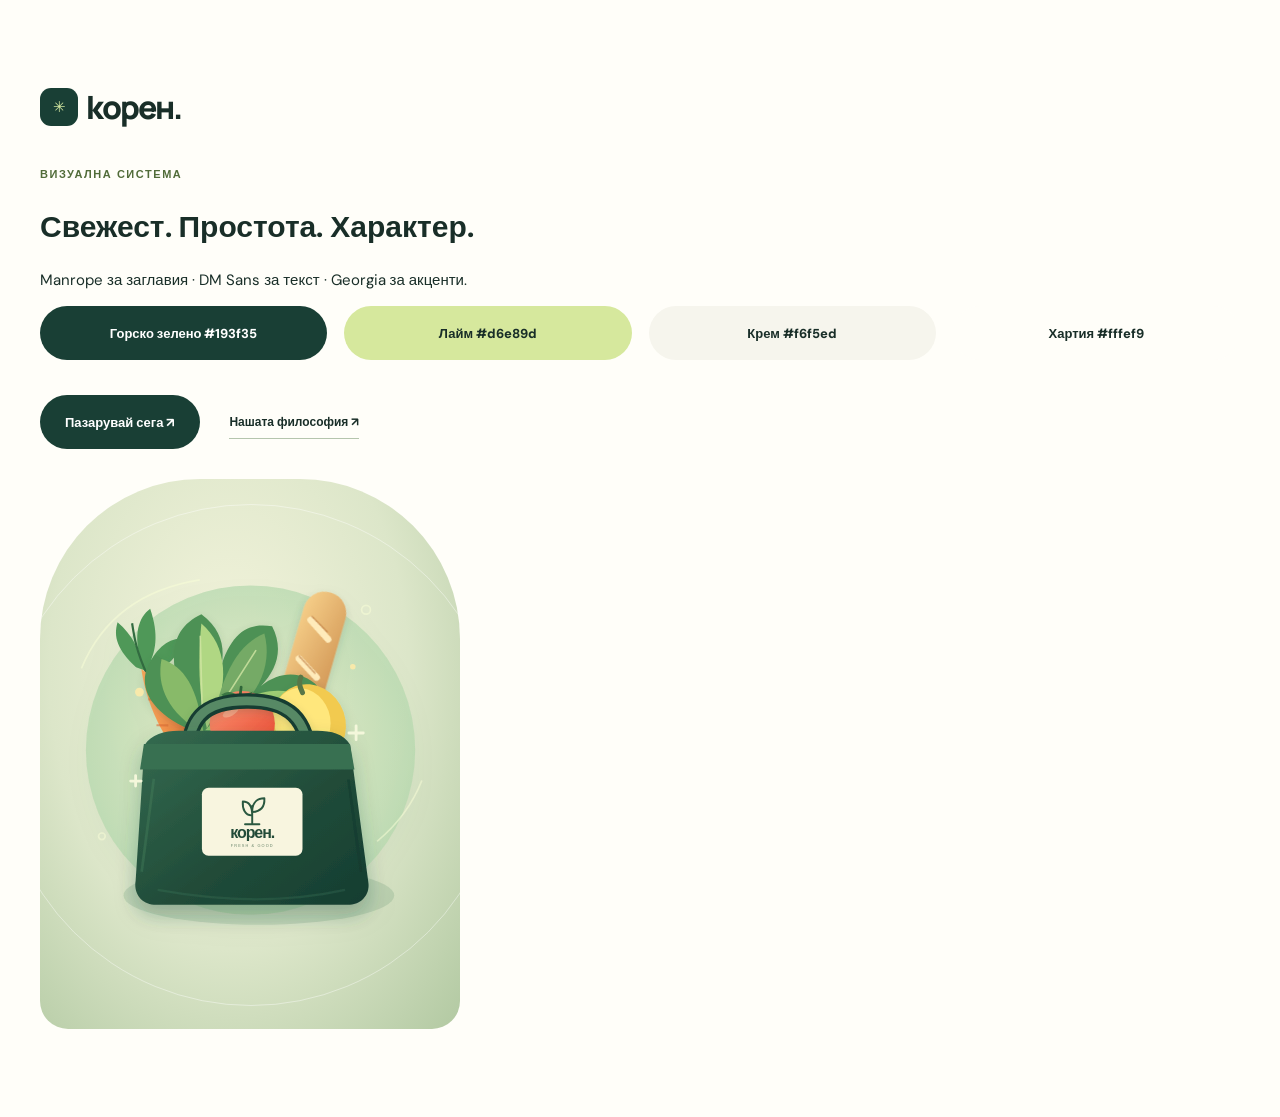
<file: assets/style-tile.html>
<!doctype html><html lang="bg"><meta charset="utf-8"><meta name="viewport" content="width=device-width,initial-scale=1"><title>Корен — визуална система</title><link href="https://fonts.googleapis.com/css2?family=DM+Sans:wght@400;500;600;700&family=Manrope:wght@400;500;600;700;800&display=swap" rel="stylesheet"><link rel="stylesheet" href="../styles.css"><main class="container section"><a class="brand" href="../"><span class="brand-mark">✳</span><span class="brand-name">корен.</span></a><p class="eyebrow" style="margin-top:40px">ВИЗУАЛНА СИСТЕМА</p><h1>Свежест. Простота. Характер.</h1><p>Manrope за заглавия · DM Sans за текст · Georgia за акценти.</p><div class="categories-grid"><div class="button" style="background:var(--forest);color:white">Горско зелено #193f35</div><div class="button" style="background:var(--lime)">Лайм #d6e89d</div><div class="button" style="background:var(--cream)">Крем #f6f5ed</div><div class="button" style="background:var(--paper)">Хартия #fffef9</div></div><p class="hero-buttons"><a class="button button-primary" href="../#products">Пазарувай сега ↗</a><a class="text-link" href="../#story">Нашата философия ↗</a></p><div class="hero-visual" style="max-width:420px;margin-top:30px"><img class="hero-illustration" src="hero-market.svg" alt="Оригиналната илюстрация на Корен" width="720" height="720"></div></main></html>
</file>
<file: styles.css>
:root{--ink:#192e28;--forest:#193f35;--forest-deep:#102e27;--muted:#708078;--cream:#faf9f4;--paper:#fffefa;--lime:#d6e89d;--line:#e4e8dc;--radius:20px;--shadow:0 20px 55px rgba(21,51,38,.1)}
*{box-sizing:border-box}html{scroll-behavior:smooth;scroll-padding-top:106px}body{margin:0;background:var(--paper);color:var(--ink);font-family:"DM Sans",Arial,sans-serif;-webkit-font-smoothing:antialiased}button,input,select,textarea{font:inherit}button{cursor:pointer}button:disabled{cursor:not-allowed;opacity:.45}a{color:inherit;text-decoration:none}img{display:block;max-width:100%}::selection{background:var(--lime);color:var(--forest)}:focus-visible{outline:3px solid #a0bf56;outline-offset:3px}.container{max-width:1320px;width:min(100% - 100px,1320px);margin-inline:auto}.sr-only{position:absolute;width:1px;height:1px;padding:0;margin:-1px;overflow:hidden;clip:rect(0,0,0,0);white-space:nowrap;border:0}.skip-link{position:fixed;top:-70px;left:16px;background:var(--forest);color:#fff;z-index:200;padding:14px 20px}.skip-link:focus{top:8px}
.announcement{background:var(--forest-deep);color:#edf5e9;min-height:33px;display:flex;justify-content:center;align-items:center;gap:15px;font-size:11px;letter-spacing:.04em;font-weight:600}.announcement-dot{height:5px;width:5px;background:#b8d86f;border-radius:50%}.announcement-separator{color:#d0df97;font-size:11px}.site-header{background:rgba(255,254,250,.96);backdrop-filter:blur(16px);position:sticky;top:0;z-index:30;border-bottom:1px solid rgba(229,232,219,.8)}.header-inner{height:83px;display:flex;align-items:center;justify-content:space-between;gap:32px}.brand{display:inline-flex;align-items:center;gap:8px;white-space:nowrap}.brand-mark{width:38px;height:38px;border-radius:11px;background:var(--forest);color:#d3e7a1;display:grid;place-items:center}.brand-mark svg{height:31px;width:31px}.brand-name{font-family:Manrope,Arial,sans-serif;font-size:32px;font-weight:800;letter-spacing:-2px;line-height:1}.brand-period{color:#8bb94c}.desktop-nav{display:flex;align-items:center;gap:39px;margin-left:75px}.desktop-nav a{font-size:13px;font-weight:700;color:#59675e;transition:color .2s}.desktop-nav a:hover,.desktop-nav .nav-active{color:var(--forest)}.nav-active{position:relative}.desktop-nav .nav-active:after{content:"";position:absolute;height:3px;width:17px;background:#a1bc65;left:0;bottom:-12px;border-radius:3px}.header-actions{display:flex;align-items:center;gap:14px}.icon-button{display:grid;place-items:center;width:40px;height:40px;border:0;background:transparent;color:var(--ink);border-radius:50%;transition:background .2s}.icon-button:hover{background:#edf2e8}.icon-button svg{width:22px;height:22px}.cart-toggle{border:1px solid #dfe4d8;border-radius:30px;background:#fff;display:inline-flex;align-items:center;gap:10px;padding:7px 8px 7px 16px;color:var(--ink);font-size:12px;font-weight:700;transition:box-shadow .2s}.cart-toggle:hover{box-shadow:0 7px 20px #153a2b13}.cart-toggle svg{width:20px;height:20px}.cart-count{display:grid;place-items:center;background:var(--forest);color:#fff;border-radius:50%;min-width:29px;height:29px;padding:0 5px;font-size:11px}.mobile-menu-toggle,.mobile-nav{display:none}
.hero{display:grid;grid-template-columns:1.01fr .99fr;gap:45px;min-height:650px;padding-top:36px;padding-bottom:45px}.hero-content{display:flex;flex-direction:column;justify-content:center;align-items:flex-start;padding:16px 0 23px}.eyebrow{color:#64804a;font-size:11px;letter-spacing:2.15px;font-weight:800;line-height:1.6;margin:0 0 20px}.mini-line{display:inline-block;width:27px;height:1px;background:#90ac65;margin-right:9px;vertical-align:middle}.hero h1,.section h2,.feature-content h2,.newsletter-section h2{font-family:Manrope,Arial,sans-serif;font-weight:800;letter-spacing:-3.5px;line-height:1.12}.hero h1{font-size:clamp(47px,5.1vw,78px);margin:0 0 27px;white-space:nowrap}.hero h1 em,.section h2 em,.feature-content h2 em,.newsletter-section h2 em{font-family:Georgia,serif;font-weight:400;letter-spacing:-3px;color:#7d9d53}.hero-description{font-size:16px;line-height:1.9;max-width:470px;margin:0;color:#6b786f}.hero-buttons{display:flex;align-items:center;gap:29px;margin-top:35px}.button{border:0;border-radius:10px;display:inline-flex;justify-content:center;align-items:center;gap:27px;padding:17px 24px;font-size:13px;font-weight:800;min-height:54px;transition:transform .2s,background .2s,box-shadow .2s;white-space:nowrap}.button:hover{transform:translateY(-2px)}.button-primary{background:var(--forest);color:#fff;box-shadow:0 8px 17px rgba(19,60,44,.13)}.button-primary:hover{background:#285848}.button-arrow{font-size:17px;font-weight:400}.text-link{display:inline-flex;gap:12px;align-items:center;border-bottom:1px solid #b5c5ad;padding:7px 0;font-size:12px;font-weight:800}.text-link:hover{color:#738d47}.hero-social-proof{display:flex;align-items:center;gap:17px;margin-top:66px}.small-illustrations{display:flex;padding-left:4px}.small-illustrations span{display:grid;place-items:center;font-size:19px;height:37px;width:37px;background:#f0f4e5;border:3px solid #fff;border-radius:50%;margin-left:-4px}.small-illustrations span:nth-child(2){background:#f9e7dc}.small-illustrations span:nth-child(3){background:#eee8d7}.hero-social-proof strong{display:block;font-size:11px;font-weight:800}.hero-social-proof small{font-size:11px;color:#839087;display:block;margin-top:4px}.hero-visual{position:relative;min-height:570px;border-radius:26px;overflow:hidden;background:linear-gradient(150deg,#edf1dc 1%,#d2e0be 47%,#a7c8a1 100%);isolation:isolate}.hero-visual:before{position:absolute;content:"";width:500px;height:500px;border:1px solid rgba(255,255,255,.4);border-radius:50%;left:calc(50% - 250px);top:calc(50% - 250px)}.hero-illustration{position:absolute;width:112%;max-width:none;left:-6%;top:2%;height:100%;object-fit:contain;filter:drop-shadow(0 10px 12px rgba(20,65,44,.04))}.hero-shape{position:absolute;z-index:-1;border-radius:50%;background:rgba(255,255,255,.15)}.hero-shape-one{width:240px;height:240px;left:-90px;top:-75px}.hero-shape-two{width:300px;height:300px;right:-115px;bottom:-115px}.hero-float{position:absolute;bottom:39px;left:25px;padding:12px 17px 12px 12px;background:rgba(255,254,249,.95);border:1px solid #fff;border-radius:15px;display:flex;align-items:center;gap:13px;box-shadow:0 13px 35px #244e2923}.float-icon{height:44px;width:44px;border-radius:12px;display:grid;place-items:center;background:#e8f0d0;color:#547839;font-size:24px}.hero-float strong{display:block;font-size:12px;font-weight:800}.hero-float span{display:block;font-size:10px;color:#7d8980;margin-top:4px}.hero-vertical{position:absolute;right:19px;top:32px;writing-mode:vertical-rl;font-size:9px;letter-spacing:3px;font-weight:800;color:#42674499}
.trust-strip{background:#f7f8ef;border-block:1px solid #edf0e5}.trust-items{display:grid;grid-template-columns:repeat(4,1fr);padding-block:25px}.trust-item{display:flex;gap:13px;align-items:center;justify-content:center;border-right:1px solid #dfe6d7}.trust-item:last-child{border:0}.trust-symbol{width:42px;height:42px;background:#e9efd9;color:var(--forest);border-radius:50%;display:grid;place-items:center;font-size:22px}.trust-item strong{font-size:11px;font-weight:800;display:block}.trust-item small{font-size:10px;display:block;margin-top:4px;color:#839081}
.section{padding-block:104px}.section-heading{display:flex;justify-content:space-between;align-items:end;gap:25px;margin-bottom:34px}.section-heading .eyebrow{margin-bottom:13px}.section h2,.newsletter-section h2{font-size:clamp(31px,3vw,43px);margin:0;letter-spacing:-1.9px}.section h2 em,.newsletter-section h2 em{letter-spacing:-2px}.outline-link{font-size:12px;font-weight:800;display:flex;gap:19px;align-items:center;padding-bottom:6px;border-bottom:1px solid #a3b69a;white-space:nowrap}.outline-link:hover{color:#649348}.outline-link span{font-size:18px}.categories-grid{display:grid;grid-template-columns:repeat(4,1fr);gap:17px}.category-card{min-height:220px;position:relative;overflow:hidden;text-align:left;border:1px solid #e8e5db;border-radius:19px;padding:23px 22px;background:#faf3e6;transition:transform .25s,box-shadow .25s}.category-card:hover{transform:translateY(-6px);box-shadow:var(--shadow)}.category-fruit{background:linear-gradient(145deg,#fff2e0,#f6dcbe)}.category-veg{background:linear-gradient(145deg,#edf1e4,#d6e7c8)}.category-dairy{background:linear-gradient(145deg,#fbf3df,#f3e7c2)}.category-bread{background:linear-gradient(145deg,#f8e9da,#f1d0b0)}.category-emoji{position:absolute;right:9px;top:12px;font-size:104px;line-height:1.4;transform:rotate(-14deg);filter:drop-shadow(0 17px 8px rgba(62,70,25,.09));transition:transform .3s}.category-card:hover .category-emoji{transform:scale(1.07) rotate(-8deg)}.category-veg .category-emoji{transform:rotate(15deg);right:1px}.category-dairy .category-emoji{font-size:97px}.category-bread .category-emoji{transform:rotate(-24deg);right:-6px}.category-copy{position:absolute;left:22px;bottom:26px}.category-copy strong{display:block;font-family:Manrope,sans-serif;font-weight:800;font-size:18px;letter-spacing:-.5px}.category-copy small{display:block;font-size:11px;margin-top:6px;color:#778276}.round-arrow{position:absolute;right:20px;bottom:20px;width:32px;height:32px;border-radius:50%;display:grid;place-items:center;border:1px solid #738a733d;font-size:16px}
.products-section{background:#fcfcf8;border-top:1px solid #f2f1e9}.products-heading{margin-bottom:35px}.section-intro{margin:0 0 5px;color:#7b867c;max-width:275px;font-size:12px;line-height:1.8}.catalog-toolbar{display:flex;align-items:center;justify-content:space-between;gap:22px;flex-wrap:wrap;padding-bottom:18px;border-bottom:1px solid var(--line)}.filter-list{display:flex;align-items:center;flex-wrap:wrap;gap:7px}.filter-button{border:1px solid transparent;background:transparent;color:#7b867c;border-radius:20px;padding:9px 15px;font-size:11px;font-weight:800;transition:background .2s,color .2s}.filter-button:hover{background:#edf2e8}.filter-button.selected{background:var(--forest);color:#fff}.catalog-controls{display:flex;align-items:center;gap:12px}.catalog-search{min-width:190px;border:1px solid #e3e7dd;background:#fff;border-radius:9px;padding:0 12px;height:39px;display:flex;align-items:center;gap:7px}.catalog-search svg{height:17px;width:17px;color:#78907f}.catalog-search input{background:none;border:0;outline:0;width:140px;min-width:0;font-size:11px;color:var(--ink)}.catalog-search input::placeholder{color:#9aa59a}.select-wrap select{border:1px solid #e3e7dd;background:#fff;border-radius:9px;color:#556b5c;font-size:11px;font-weight:700;padding:11px 29px 11px 11px;max-width:175px}.results-count{font-size:11px;color:#94a092;margin:16px 0}.product-grid{display:grid;grid-template-columns:repeat(4,minmax(0,1fr));gap:28px 18px}.product-card{min-width:0;position:relative}.product-image-area{position:relative}.product-image-button{display:block;width:100%;padding:0;background:none;border:0;text-align:left}.product-image-wrap{aspect-ratio:1/1;overflow:hidden;border-radius:16px;position:relative;display:grid;place-items:center;background:var(--tint,#f0f2e9)}.product-image{position:relative;z-index:1;width:100%;height:100%;object-fit:cover;transition:transform .5s}.product-card:hover .product-image{transform:scale(1.08)}.product-emoji{font-size:105px;position:absolute;z-index:0;line-height:1;filter:drop-shadow(0 12px 7px #46552716)}.product-image-wrap.no-image .product-image{display:none}.product-image-wrap.no-image .product-emoji{z-index:2}.product-badge{position:absolute;z-index:3;top:13px;left:13px;background:#fffdf8;color:#416844;border-radius:6px;padding:8px 10px;font-size:9px;font-weight:800;letter-spacing:.35px}.product-badge.sale{background:#fbede2;color:#b05b35}.quick-add{position:absolute;bottom:13px;right:13px;width:40px;height:40px;z-index:3;border:0;background:#fff;color:var(--forest);border-radius:50%;box-shadow:0 4px 20px #142f2921;font-size:26px;font-weight:400;display:grid;place-items:center;transition:transform .2s,background .2s}.quick-add:hover{background:var(--forest);color:#fff;transform:scale(1.08)}.product-details{padding:16px 2px}.product-category{font-size:10px;color:#8f9c8e;margin:0 0 7px}.product-title{font-family:Manrope,sans-serif;display:block;font-size:14px;font-weight:800;letter-spacing:-.3px;line-height:1.45;background:none;border:0;padding:0;color:var(--ink);text-align:left}.product-title:hover{color:#62914a}.product-bottom{display:flex;justify-content:space-between;gap:10px;align-items:center;margin-top:11px}.product-price{font-size:16px;font-weight:800}.product-price small{color:#9ca99a;font-size:11px;font-weight:500}.product-old-price{text-decoration:line-through;color:#a7b0a5;font-size:11px;margin-left:7px}.product-unit{font-size:10px;color:#94a093}.no-results{margin:30px auto;max-width:420px;text-align:center;border:1px solid var(--line);border-radius:18px;padding:35px}.no-results span{font-size:45px}.no-results h3{font-family:Manrope;margin-bottom:5px}.no-results p{color:var(--muted);line-height:1.7;font-size:13px}.button-secondary{background:#e8efda;color:var(--forest)}
.feature-section{padding-block:25px 89px}.feature-panel{background:var(--forest);color:#fff;min-height:412px;border-radius:23px;display:grid;grid-template-columns:1fr 1fr;overflow:hidden}.feature-visual{position:relative;min-height:412px;background:radial-gradient(circle at 50% 50%,#527e5b 0%,#2d5745 57%,#21493c 76%);display:grid;place-items:center;overflow:hidden}.feature-art-circle{position:absolute;width:355px;height:355px;border:1px solid #b9e5ab55;border-radius:50%}.feature-art-circle:before{position:absolute;content:"";width:280px;height:280px;border:1px solid #b9e5ab39;border-radius:50%;inset:37px}.feature-big-icon{font-size:245px;filter:drop-shadow(0 30px 15px #0b241c6e);transform:rotate(-15deg);z-index:1}.feature-leaf{position:absolute;color:#d6e899;font-size:34px}.feature-leaf-one{top:54px;left:80px}.feature-leaf-two{right:68px;bottom:60px}.feature-seal{position:absolute;left:39px;bottom:35px;border:1px solid #bed5bd96;border-radius:50%;height:83px;width:83px;transform:rotate(-14deg);display:flex;flex-direction:column;align-items:center;justify-content:center;text-align:center;font-size:10px;line-height:1.7;letter-spacing:.8px;color:#f1f5da}.feature-seal span{font-size:8px}.feature-content{display:flex;flex-direction:column;justify-content:center;align-items:start;padding:60px 75px}.eyebrow-light{color:#cedfab}.feature-content h2{font-size:clamp(34px,3.5vw,48px);letter-spacing:-1.9px;margin:0}.feature-content h2 em{color:#d4e6a3;letter-spacing:-1.8px}.feature-content p:not(.eyebrow){font-size:13px;color:#d4e2d4;max-width:365px;line-height:2;margin:23px 0 24px}.button-cream{background:#e8edcf;color:#1e4134}.button-cream:hover{background:#fff}.newsletter-section{display:flex;align-items:center;justify-content:space-between;gap:50px;padding-block:33px 94px}.newsletter-section .eyebrow{margin-bottom:12px}.newsletter-section h2{font-size:33px}.newsletter-section p:not(.eyebrow){color:#869189;font-size:12px;margin:15px 0 0}.newsletter-form{min-width:390px;max-width:435px;flex:1;position:relative;display:flex;align-items:center;height:56px;padding:5px;border:1px solid #e1e7d9;border-radius:10px;background:#f9faf5}.newsletter-form input{flex:1;min-width:0;border:0;background:transparent;padding:0 12px;font-size:12px;outline:none}.newsletter-form button{border:0;border-radius:7px;background:var(--forest);color:#fff;font-size:11px;font-weight:800;padding:14px;white-space:nowrap}.newsletter-form button:hover{background:#2a624c}.form-message{position:absolute;top:65px;left:4px;color:#8b998d;font-size:10px}
.site-footer{background:#112e27;color:#eaf1e7;padding-top:65px}.footer-grid{display:grid;grid-template-columns:2.5fr 1fr 1.3fr 1.3fr;gap:65px;padding-bottom:57px}.brand-footer .brand-mark{color:#d7eb9b;background:#285344;font-size:24px}.brand-footer .brand-name{color:#f8fbf1}.footer-about p,.footer-column p{max-width:277px;color:#b1c3b6;font-size:12px;line-height:2;margin-top:22px}.footer-column{display:flex;flex-direction:column;align-items:start;gap:15px}.footer-column h3{font-size:12px;margin:3px 0 6px;color:#f7f7ed}.footer-column a,.footer-column span{font-size:11px;color:#b9cbbb}.footer-column a:hover{color:#d6e99a}.footer-column p{margin:0}.back-to-top{border-bottom:1px solid #a4be92;padding-bottom:6px}.footer-bottom{border-top:1px solid #ffffff1d;display:flex;justify-content:space-between;gap:15px;padding:22px 0 28px;font-size:10px;color:#91aa9b}
.overlay{position:fixed;inset:0;background:#0b211dd0;z-index:70;backdrop-filter:blur(4px)}.overlay[hidden]{display:none}.cart-drawer{background:#fffefa;position:fixed;z-index:80;right:0;top:0;bottom:0;width:min(465px,100vw);display:flex;flex-direction:column;transform:translateX(102%);transition:transform .34s cubic-bezier(.22,1,.36,1);box-shadow:-20px 0 60px #0d281929;visibility:hidden}.cart-drawer.open{transform:translateX(0);visibility:visible}.drawer-header{padding:29px 30px 24px;display:flex;justify-content:space-between;align-items:center;border-bottom:1px solid var(--line)}.drawer-header .eyebrow{margin:0 0 7px}.drawer-header h2{font-family:Manrope,sans-serif;font-size:28px;letter-spacing:-1px;margin:0}.drawer-header h2 span{color:#9aaa9e;font-size:18px}.close-button{border:1px solid #e1e7dd;color:#536d58;background:#fff;border-radius:50%;width:37px;height:37px;font-size:26px;font-weight:300;display:grid;place-items:center;line-height:1}.close-button:hover{background:#eef3e9}.cart-items{overflow:auto;flex:1;padding:20px 30px}.empty-cart{text-align:center;display:flex;align-items:center;flex-direction:column;justify-content:center;min-height:300px}.empty-cart-icon{font-size:60px;filter:saturate(.8)}.empty-cart h3{font-family:Manrope,sans-serif;margin:16px 0 0}.empty-cart p{color:#809082;font-size:12px;line-height:1.7;margin:8px 0 21px}.cart-row{display:flex;align-items:center;gap:15px;padding-block:16px;border-bottom:1px solid var(--line)}.cart-thumb{width:89px;height:89px;border-radius:11px;flex:0 0 89px;overflow:hidden;display:grid;place-items:center;position:relative;background:var(--tint,#eef0e3)}.cart-thumb img{width:100%;height:100%;object-fit:cover;position:relative;z-index:1}.cart-thumb.no-image img{display:none}.cart-thumb span{font-size:39px;position:absolute}.cart-thumb.no-image span{z-index:2}.cart-row-info{flex:1;min-width:0}.cart-row-info h3{font-size:12px;margin:0 0 7px}.cart-row-info p{font-size:10px;color:#8d9a8b;margin:0}.cart-row-price{font-size:13px;font-weight:800;white-space:nowrap;margin-top:9px}.quantity-controls{display:inline-flex;align-items:center;border:1px solid #dee8d9;border-radius:7px;overflow:hidden;margin-top:11px}.quantity-controls button{border:0;background:transparent;width:28px;height:27px;font-size:17px;color:var(--forest)}.quantity-controls button:hover{background:#edf3e5}.quantity-controls span{font-size:11px;font-weight:800;min-width:26px;text-align:center}.remove-item{border:0;background:transparent;color:#9a9f94;font-size:11px;text-decoration:underline;padding:10px 0 0}.remove-item:hover{color:#bc5b43}.cart-bottom{border-top:1px solid var(--line);padding:20px 30px 24px}.shipping-progress{font-size:11px;color:#60785f;background:#f0f5e6;border-radius:9px;padding:12px;margin-bottom:18px;text-align:center}.shipping-progress .progress-track{height:4px;background:#dce8d0;border-radius:10px;margin-top:10px;overflow:hidden}.shipping-progress .progress-fill{height:100%;background:#8fb452;border-radius:10px;transition:width .25s}.summary-line{display:flex;justify-content:space-between;font-size:12px;color:#7c8b7d;margin-bottom:13px}.summary-line strong{color:var(--ink);font-weight:700}.summary-total{border-top:1px solid var(--line);margin-top:16px;padding-top:17px;display:flex;justify-content:space-between;font-size:15px;font-weight:800}.summary-total strong{font-size:21px}.checkout-button{width:100%;margin-top:20px;justify-content:space-between}.demo-note{margin:12px 0 0;font-size:10px;text-align:center;color:#98a499}
.modal-shell{z-index:90;position:fixed;inset:50% auto auto 50%;transform:translate(-50%,-46%) scale(.97);max-width:calc(100vw - 30px);width:760px;max-height:min(90vh,850px);overflow:auto;background:#fffefa;border-radius:20px;box-shadow:0 30px 80px #0a211d65;visibility:hidden;opacity:0;transition:transform .2s,opacity .2s,visibility .2s}.modal-shell.open{visibility:visible;opacity:1;transform:translate(-50%,-50%) scale(1)}.modal-close{position:absolute;top:16px;right:16px;z-index:3}.modal-product{display:grid;grid-template-columns:1fr 1fr;min-height:390px}.modal-product-image{background:var(--tint,#f0f3e8);position:relative;display:grid;place-items:center;overflow:hidden;min-height:360px}.modal-product-image img{position:relative;width:100%;height:100%;object-fit:cover;z-index:1}.modal-product-image.no-image img{display:none}.modal-product-image span{position:absolute;font-size:145px}.modal-product-image.no-image span{z-index:2}.modal-product-content{padding:64px 36px 35px}.modal-product-content .eyebrow{margin-bottom:9px}.modal-product-content h2{font-family:Manrope;font-size:29px;line-height:1.2;letter-spacing:-1px;margin:0 0 14px}.modal-product-content p{color:#718173;font-size:13px;line-height:1.9}.modal-product-content .modal-price{color:var(--forest);font-weight:800;font-size:28px;margin:25px 0}.modal-product-content .modal-price small{color:#91a093;font-size:12px;font-weight:400}.modal-product-content .button{width:100%;justify-content:space-between}.checkout-modal{width:495px}.checkout-inner{padding:40px}.checkout-inner h2{font-family:Manrope;font-size:28px;letter-spacing:-1px;margin:0}.checkout-inner>p:not(.eyebrow){font-size:12px;color:#788a7a;line-height:1.7;margin:12px 0 20px}.checkout-inner form{display:grid;gap:13px}.checkout-inner label{display:grid;gap:6px;color:#516c58;font-size:11px;font-weight:800}.checkout-inner input,.checkout-inner textarea{width:100%;font-size:13px;color:var(--ink);border:1px solid #dce5d9;border-radius:8px;background:#fbfcf8;padding:12px;resize:vertical}.checkout-summary{display:flex;align-items:center;justify-content:space-between;padding-block:13px;border-top:1px solid #e2e9df;margin-top:7px;font-size:13px}.checkout-summary strong{font-size:20px}.checkout-inner .button{width:100%;justify-content:space-between}.checkout-success{text-align:center;padding:15px 0}.checkout-success span{font-size:50px;color:#85a45b}.checkout-success h3{font-size:21px}.checkout-success p{font-size:13px;color:#718173;line-height:1.8}.checkout-success button{margin-top:12px;justify-content:center!important}.toast{position:fixed;z-index:110;left:50%;bottom:28px;transform:translate(-50%,25px);opacity:0;visibility:hidden;background:#183e32;color:#fff;border:1px solid #5b876b;border-radius:10px;padding:13px 18px;font-size:12px;box-shadow:0 12px 35px #0e2f2c35;transition:all .25s;max-width:calc(100vw - 30px);text-align:center}.toast.show{visibility:visible;opacity:1;transform:translate(-50%,0)}body.modal-open{overflow:hidden}
@media(max-width:1100px){.container{width:min(100% - 64px,1320px)}.desktop-nav{margin-left:15px;gap:24px}.hero{gap:20px;min-height:565px}.hero h1{font-size:clamp(46px,5.2vw,65px)}.hero-visual{min-height:500px}.hero-social-proof{margin-top:45px}.trust-item{gap:8px}.trust-symbol{height:35px;width:35px}.product-grid{gap:20px 15px}.feature-content{padding:45px}.catalog-toolbar{gap:12px}.footer-grid{gap:33px}}
@media(max-width:780px){.container{width:min(100% - 38px,1320px)}.announcement{font-size:10px;gap:9px}.site-header .header-inner{height:70px}.brand-name{font-size:29px}.brand-mark{height:34px;width:34px}.desktop-nav{display:none}.mobile-menu-toggle{display:grid}.mobile-nav:not([hidden]){display:flex;flex-direction:column;gap:0;border-top:1px solid var(--line);padding:4px 19px 14px;background:var(--paper)}.mobile-nav a{font-weight:700;font-size:13px;padding:13px 8px;border-bottom:1px solid var(--line)}.hero{grid-template-columns:1fr;gap:25px;min-height:0;padding-top:42px;padding-bottom:38px}.hero-content{padding:0}.hero h1{font-size:clamp(43px,8vw,69px)}.hero-description{max-width:590px}.hero-visual{min-height:410px}.hero-illustration{height:105%;top:-4%}.hero-social-proof{margin-top:35px}.trust-items{grid-template-columns:1fr 1fr;gap:19px;padding-block:20px}.trust-item{justify-content:start;border:0}.section{padding-block:75px}.categories-grid{grid-template-columns:repeat(2,1fr)}.category-card{min-height:215px}.product-grid{grid-template-columns:repeat(2,minmax(0,1fr));gap:20px 15px}.catalog-toolbar{align-items:stretch}.catalog-controls{width:100%}.catalog-search{flex:1}.catalog-search input{width:100%}.feature-panel{grid-template-columns:1fr}.feature-visual{min-height:300px}.feature-art-circle{height:240px;width:240px}.feature-art-circle:before{height:180px;width:180px;inset:29px}.feature-big-icon{font-size:175px}.feature-content{padding:35px 35px 43px}.newsletter-section{flex-direction:column;align-items:stretch;gap:26px}.newsletter-form{min-width:0;max-width:none;width:100%}.footer-grid{grid-template-columns:1.5fr 1fr;gap:40px}.footer-bottom{flex-wrap:wrap}}
@media(max-width:500px){.container{width:min(100% - 32px,1320px)}.announcement{padding:0 4px;min-height:30px;font-size:9px;gap:5px}.announcement-separator{display:none}.announcement-dot:last-child{display:none}.cart-toggle{padding:5px;gap:0;border:0}.cart-toggle svg{width:23px;height:23px}.cart-toggle>span:not(.cart-count){display:none}.cart-count{min-width:18px;height:18px;font-size:9px;margin-left:-4px;margin-top:-17px}.header-actions{gap:5px}.hero{padding-top:32px}.hero h1{font-size:clamp(37px,10.3vw,48px);letter-spacing:-2.8px}.hero h1 em{letter-spacing:-2px}.hero-description{font-size:14px;line-height:1.8}.hero-buttons{gap:17px;margin-top:27px}.button{padding:14px 17px;gap:14px;min-height:48px;font-size:11px}.text-link{font-size:11px}.hero-visual{min-height:320px}.hero-float{left:12px;bottom:14px;padding:8px;gap:8px}.float-icon{width:32px;height:32px}.hero-float strong{font-size:10px}.hero-float span{font-size:9px}.hero-vertical{font-size:7px;right:10px;top:13px}.hero-social-proof{margin-top:29px}.trust-items{gap:19px 10px}.trust-symbol{width:31px;height:31px;font-size:18px;flex:0 0 31px}.trust-item strong{font-size:10px}.trust-item small{font-size:9px}.section{padding-block:61px}.section-heading{align-items:start;flex-direction:column;gap:13px}.section h2,.newsletter-section h2{font-size:clamp(29px,8.2vw,36px)}.outline-link{font-size:11px}.categories-grid{gap:10px}.category-card{min-height:175px;padding:15px}.category-emoji{font-size:78px;right:0}.category-dairy .category-emoji{font-size:72px}.category-copy{left:13px;bottom:20px}.category-copy strong{font-size:15px}.category-copy small{font-size:9px}.round-arrow{right:10px;bottom:12px;height:25px;width:25px;font-size:12px}.section-intro{max-width:310px}.filter-list{flex-wrap:nowrap;overflow-x:auto;padding-bottom:3px;width:100%}.filter-button{white-space:nowrap;flex:0 0 auto}.catalog-controls{flex-wrap:wrap}.catalog-search{min-width:160px}.select-wrap select{max-width:160px}.product-grid{gap:14px 10px}.product-image-wrap{border-radius:12px}.product-emoji{font-size:70px}.product-badge{top:8px;left:8px;padding:6px;font-size:8px}.quick-add{width:33px;height:33px;bottom:8px;right:8px}.product-details{padding:12px 1px}.product-title{font-size:12px;min-height:34px}.product-price{font-size:14px}.product-unit{font-size:9px}.feature-section{padding-top:0;padding-bottom:64px}.feature-visual{min-height:265px}.feature-content{padding:29px 24px 35px}.feature-content h2{font-size:34px}.feature-content p:not(.eyebrow){font-size:12px}.newsletter-section{padding-bottom:79px}.newsletter-section h2{font-size:28px}.newsletter-form button{font-size:10px;padding:12px}.footer-grid{grid-template-columns:1fr 1fr;gap:32px 18px}.footer-about{grid-column:1/-1}.footer-column{gap:12px}.footer-bottom{line-height:1.7}.modal-product{grid-template-columns:1fr}.modal-product-image{min-height:190px;height:230px}.modal-product-image span{font-size:110px}.modal-product-content{padding:20px 23px 24px}.modal-product-content h2{font-size:22px}.modal-product-content .modal-price{margin:11px 0}.checkout-inner{padding:31px 23px}.drawer-header{padding:24px 20px 18px}.cart-items,.cart-bottom{padding-inline:20px}}
@media(prefers-reduced-motion:reduce){html{scroll-behavior:auto}*,*:before,*:after{animation-duration:.01ms!important;transition-duration:.01ms!important}}

/* Keep payment selector visually consistent with the checkout fields. */
.checkout-inner select{width:100%;font-size:13px;color:var(--ink);border:1px solid #dce5d9;border-radius:8px;background:#fbfcf8;padding:12px;}
.checkout-inner select:focus-visible{outline:2px solid #609877;outline-offset:2px;}
.checkout-error:not(:empty){background:#fff2ee;padding:9px 12px;border-radius:8px;}

/* Stripe redirect status — shown only after Stripe sends customers back. */
.payment-result:not([hidden]){display:block;max-width:1120px;margin:16px auto 0;padding:18px 24px;
  background:#eff5e7;border:1px solid #c9dcc0;border-radius:14px;color:#244632;
  font-size:14px;font-weight:650;line-height:1.55;text-align:center}
.payment-result[data-state="error"]{background:#fff0ea;border-color:#e7b9a8;color:#99422d}
.payment-result[data-state="pending"]{background:#fff9e9;border-color:#e8d8a1;color:#6c5b28}
@media(max-width:780px){.payment-result:not([hidden]){margin:12px 18px 0;padding:15px;font-size:12px}}

/* Koren editorial system. The original logo, copy, art and catalog are retained. */
:root{--muted:#53675b;--cream:#f6f5ed;--paper:#fffef9;--header-height:84px;--shadow:0 16px 40px #193f3510}
html{scroll-padding-top:calc(var(--header-height) + 20px)}
body{font-size:15px;line-height:1.5}
.container{width:min(100% - 80px,1240px)}
.eyebrow{color:#516c39;letter-spacing:.14em;font-size:11px}
.site-header{background:#fffef9f5;padding-top:env(safe-area-inset-top)}
.header-inner{height:80px}.desktop-nav{margin-left:0;gap:32px}.desktop-nav a{font-size:14px}
.icon-button,.close-button,.quick-add{min-width:44px;min-height:44px}
.cart-toggle{min-height:44px}.button{border-radius:999px;font-size:13px;padding-inline:25px;box-shadow:none}
.button-primary:hover{box-shadow:0 8px 24px #193f3520}
.hero{gap:56px;padding-block:54px 60px;min-height:690px;align-items:center}
.hero-content{min-width:0}.hero h1{font-size:clamp(44px,4.8vw,70px);white-space:normal;letter-spacing:-.055em;line-height:1.09}
.hero h1 em{letter-spacing:-.045em}.hero-description{color:#53675b;line-height:1.85;max-width:440px}
.hero-visual{min-height:550px;border-radius:160px 160px 28px 28px;background:radial-gradient(ellipse at 45% 35%,#f4f4dc,#dce6c9 55%,#b2c9a2)}
.hero-illustration{width:100%;left:0;top:0;height:100%;object-fit:contain}
.hero-vertical{color:#3c623d}.hero-float{bottom:26px;left:22px;right:22px;border-radius:16px;background:#fffef9ed;box-shadow:0 8px 24px #193f3510}
.hero-social-proof{margin-top:22px}.hero-social-proof small{color:#596d5d}
.story-skip{display:inline-flex;align-items:center;gap:12px;margin-top:25px;font-size:12px;color:#526b56;text-decoration:underline;text-underline-offset:5px;min-height:44px}
.trust-strip{background:var(--cream)}.trust-items{padding-block:28px}.trust-item strong{font-size:12px}.trust-item small{color:#576b59;font-size:11px}
.section{padding-block:88px}.section-heading{margin-bottom:32px}.section h2{line-height:1.2}
.category-card{border-color:#193f3510;border-radius:22px;min-height:230px}.category-copy small{color:#526348;font-size:12px}
.products-section{background:#f5f6ef}.section-intro{font-size:14px;color:#586b5c}
.catalog-toolbar{gap:20px}.filter-button{min-height:44px;font-size:12px;padding-inline:17px;color:#526550}
.catalog-search{height:46px;border-radius:12px}.catalog-search input,.select-wrap select{font-size:13px}.select-wrap select{min-height:46px}
.catalog-search:focus-within,.newsletter-form:focus-within{outline:3px solid #a0bf56;outline-offset:3px}
.results-count{color:#576b59;font-size:12px}.results-count:empty{display:none}
.product-grid{gap:22px}.product-card{background:var(--paper);padding:10px;border:1px solid #193f350d;border-radius:22px;box-shadow:0 4px 18px #193f3504}
.product-image-wrap{border-radius:14px}.product-details{padding:17px 8px 11px}.product-category{color:#596f59;font-size:11px}.product-title{font-size:14px}.product-unit,.product-price small{color:#5c6e5c}
.product-old-price{color:#6a7965}.product-bottom{flex-wrap:wrap;row-gap:4px}.product-image-button:focus-visible{border-radius:14px}
.feature-section{padding-block:64px 70px}.feature-panel{border-radius:28px}.feature-content{padding:48px}.eyebrow-light{color:#d4e6a3}
.newsletter-section{padding-bottom:96px}.newsletter-form{min-height:58px}.newsletter-form input{font-size:14px}.newsletter-form button{font-size:12px;min-height:44px}.form-message{font-size:12px;color:#5a6d5d}
.footer-column a,.footer-column span{font-size:13px}.footer-column a{min-height:32px}.footer-bottom{font-size:12px}
.cart-bottom{padding-bottom:max(24px,env(safe-area-inset-bottom))}.modal-shell{max-height:calc(100dvh - 32px)}
.checkout-inner input,.checkout-inner textarea,.checkout-inner select{font-size:16px}.demo-note{color:#596c5b;line-height:1.6}
.static-notice{padding:24px;background:var(--paper);border:1px solid var(--line);border-radius:16px}
@supports(animation-timeline:view()){
 @media(prefers-reduced-motion:no-preference){
  .hero-illustration{animation:market-drift linear both;animation-timeline:view();animation-range:exit 0% exit 100%}
  .feature-big-icon{animation:leaf-reveal linear both;animation-timeline:view();animation-range:entry 0% entry 100%}
 }
}
@keyframes market-drift{from{transform:translateY(0) rotate(0)}to{transform:translateY(-25px) rotate(-3deg)}}
@keyframes leaf-reveal{from{transform:rotate(-23deg) scale(.9)}to{transform:rotate(-15deg) scale(1)}}
@media(max-width:1100px){.container{width:min(100% - 48px,1240px)}.hero{gap:28px}.hero-visual{min-height:490px}.hero h1{font-size:clamp(42px,5vw,58px)}.hero-buttons{gap:18px}.feature-content{padding:36px}.footer-grid{gap:30px}}
@media(max-width:780px){
 .container{width:calc(100% - 40px)}.header-inner{gap:12px}.site-header .header-inner{height:68px}
 .header-actions{gap:4px}.mobile-nav:not([hidden]){max-height:calc(100dvh - 100px);overflow-y:auto;padding-bottom:16px}.mobile-nav a{font-size:15px;min-height:48px}
 .hero{gap:24px;padding-block:34px 38px;min-height:0}.hero h1{font-size:clamp(38px,7.8vw,60px);margin-bottom:20px}
 .hero-content{padding:0}.hero-description{font-size:15px;max-width:540px}.hero-buttons{margin-top:24px;flex-wrap:wrap;gap:14px 22px}.hero-buttons .text-link{font-size:13px;min-height:44px}
 .hero-social-proof{margin-top:16px}.story-skip{margin-top:10px}.hero-visual{min-height:0;height:clamp(320px,95vw,510px);border-radius:120px 120px 24px 24px}.hero-float{bottom:16px;left:16px;right:16px}.hero-vertical{right:14px;top:100px;font-size:8px}
 .section{padding-block:60px}.section h2{font-size:clamp(29px,5.5vw,40px);letter-spacing:-.045em}.section-heading{align-items:flex-start;flex-direction:column}
 .categories-grid{gap:12px}.category-card{min-height:200px}.category-copy{left:16px;bottom:23px}.category-copy strong{font-size:17px}.category-copy small{font-size:11px}
 .product-grid{gap:14px}.catalog-controls{flex-wrap:wrap}.catalog-search{min-width:0;flex:1 1 180px}.select-wrap{flex:1 1 150px}.select-wrap select{width:100%;max-width:none}.filter-list{max-width:100%}
 .product-card{padding:7px;border-radius:18px}.product-details{padding:12px 4px}.product-title{font-size:13px}.product-price{font-size:15px}
 .feature-section{padding-block:38px 60px}.feature-content{padding:30px}.newsletter-section{gap:22px;padding-bottom:85px}.newsletter-form{flex:auto}.footer-grid{gap:30px 20px}
}
@media(max-width:380px){.container{width:calc(100% - 28px)}.brand-name{font-size:26px}.brand-mark{width:30px;height:30px}.brand-mark svg{width:27px;height:27px}.brand{gap:5px}.hero h1{font-size:37px}.header-actions{gap:0}.hero-visual{height:320px}.category-card{min-height:180px}.category-emoji{font-size:72px}.category-copy strong{font-size:15px}.category-copy small{max-width:95px}.product-grid{gap:10px}.product-price{font-size:14px}.newsletter-form button{padding-inline:9px}}
@media(prefers-reduced-motion:reduce){.hero-illustration,.feature-big-icon{animation:none!important}}
</file>
